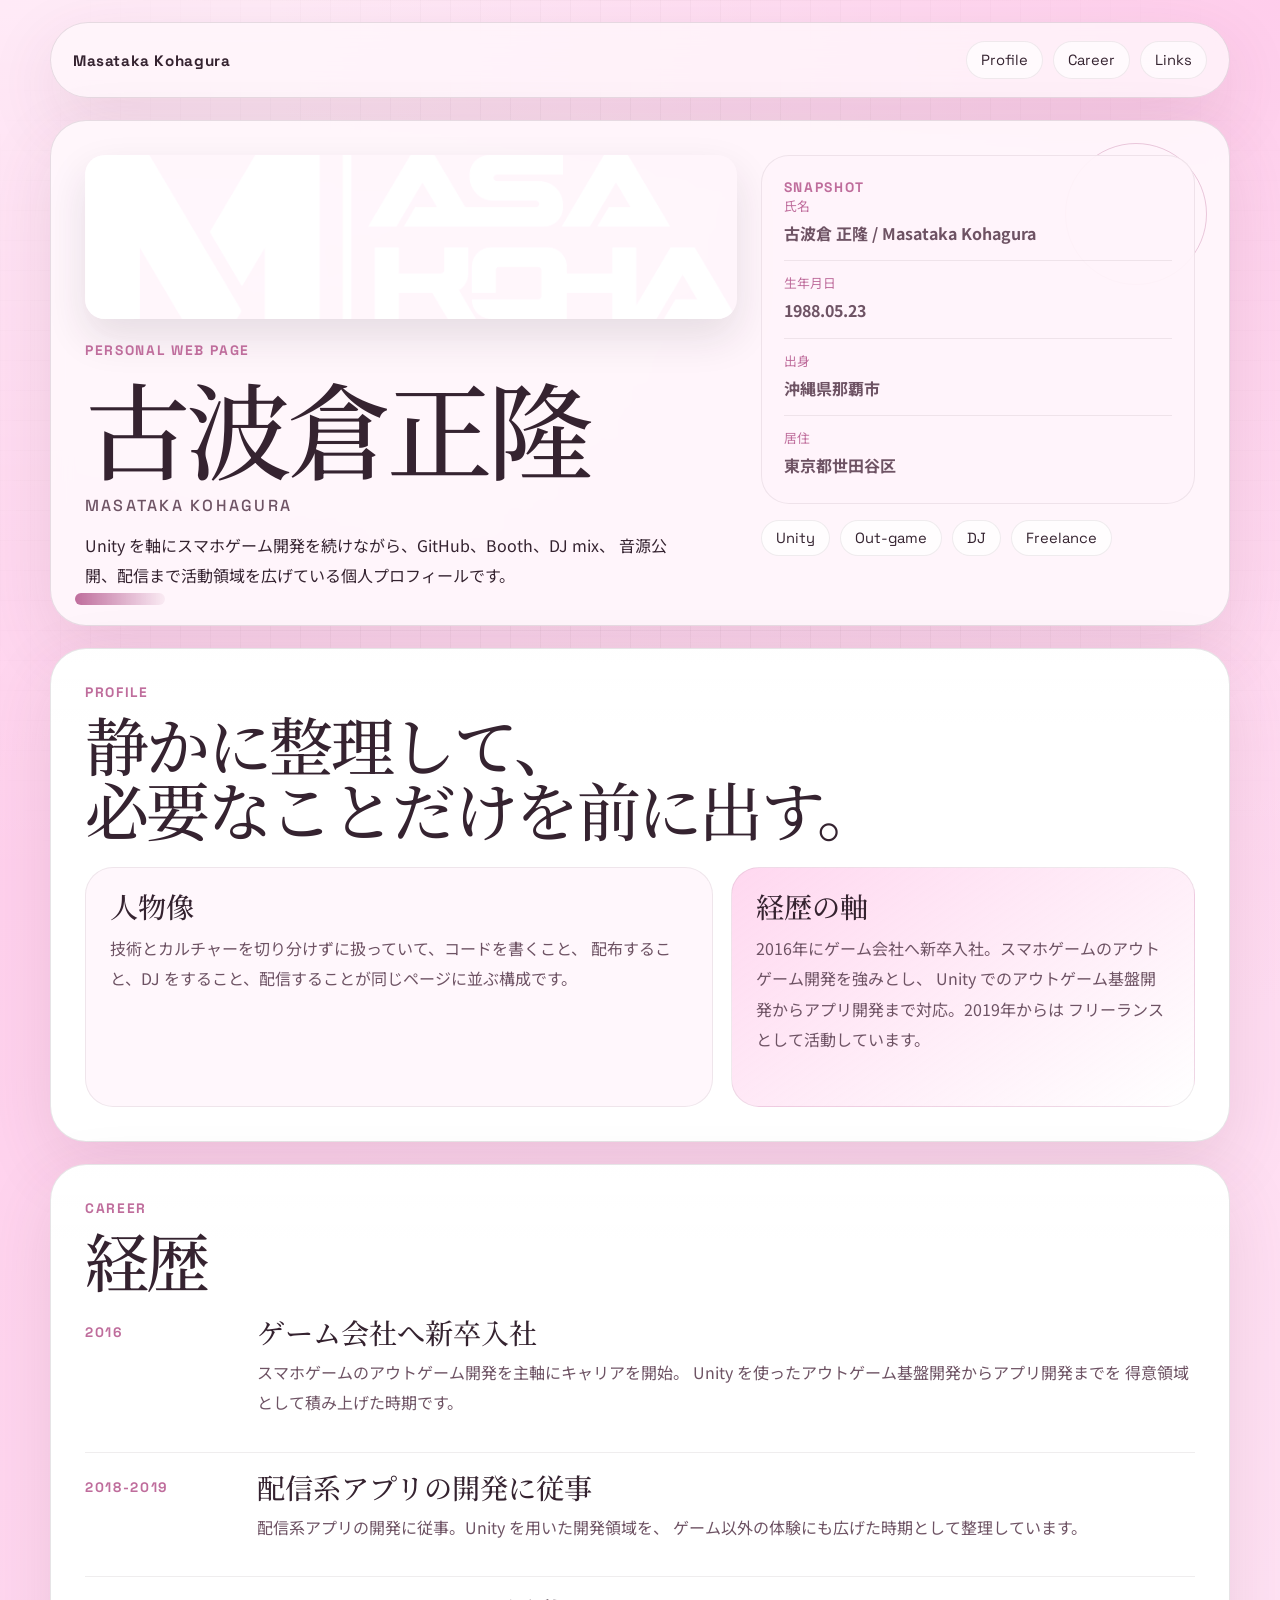
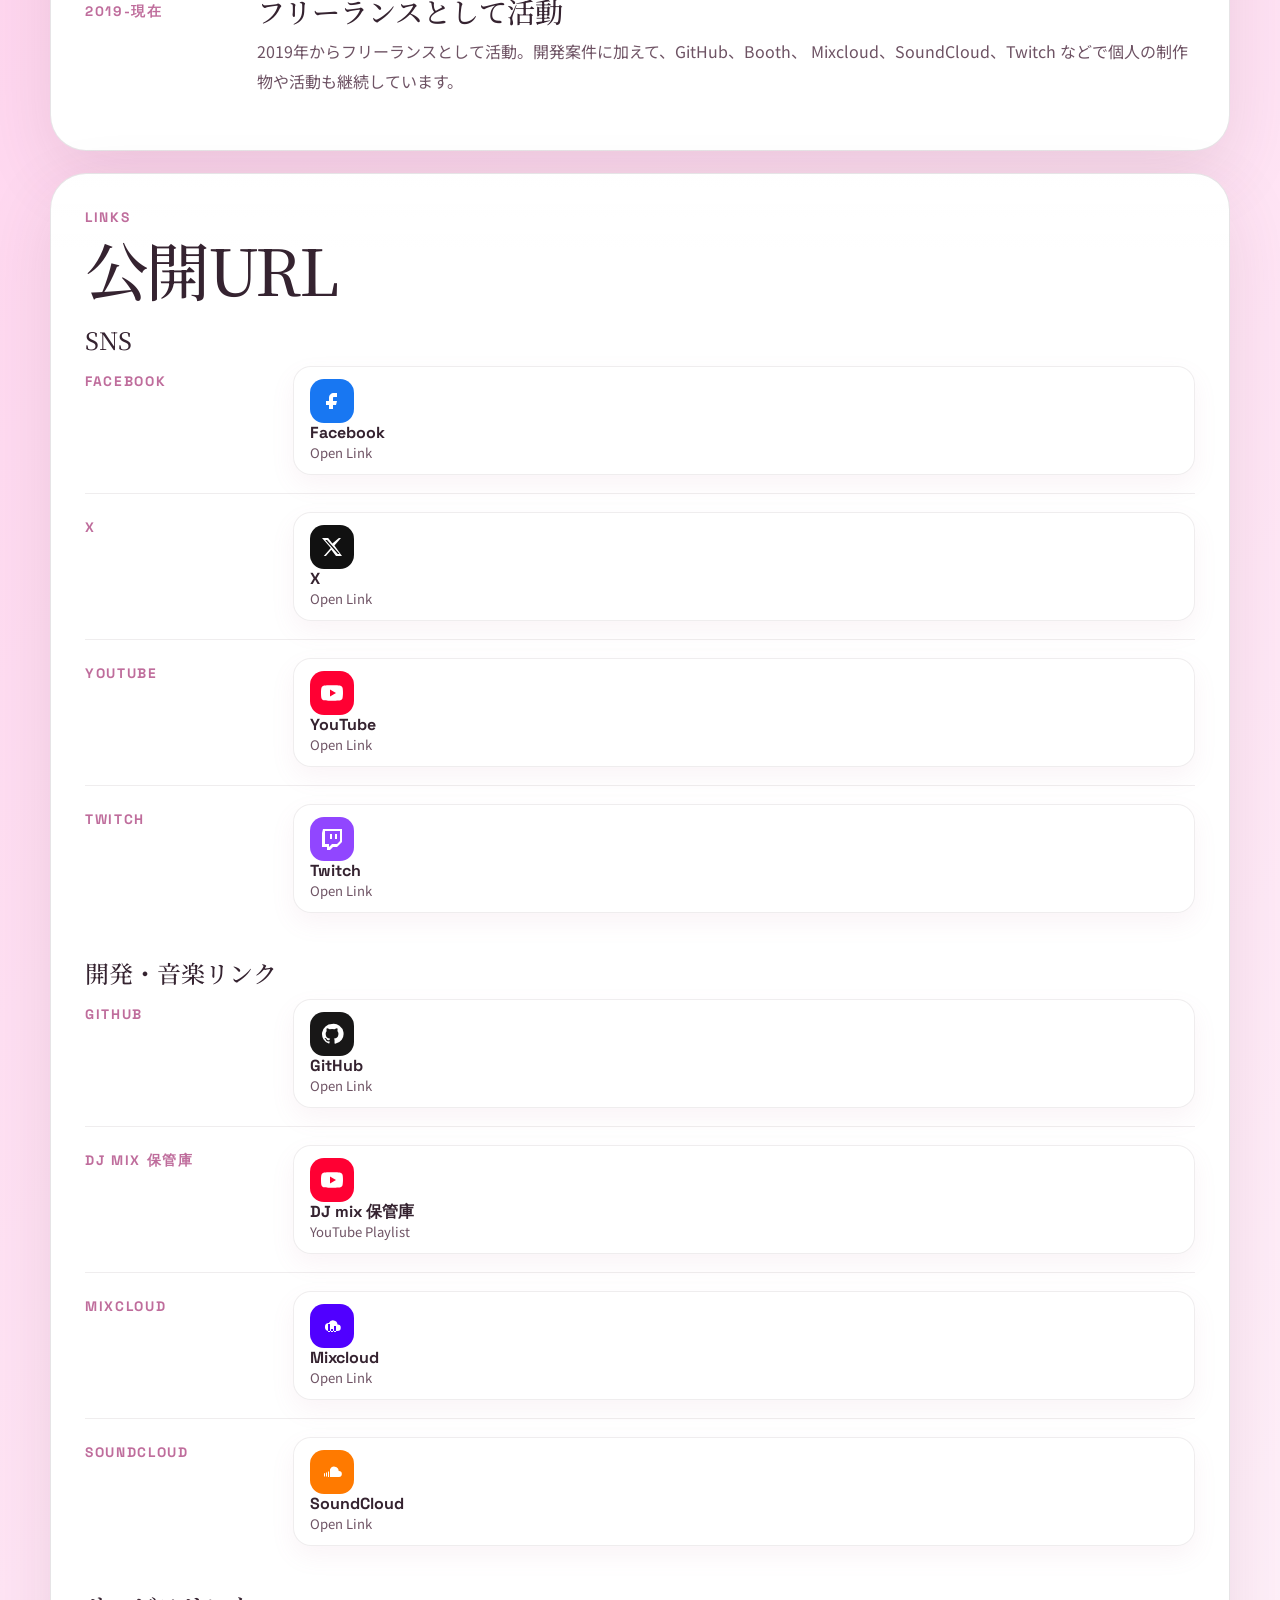
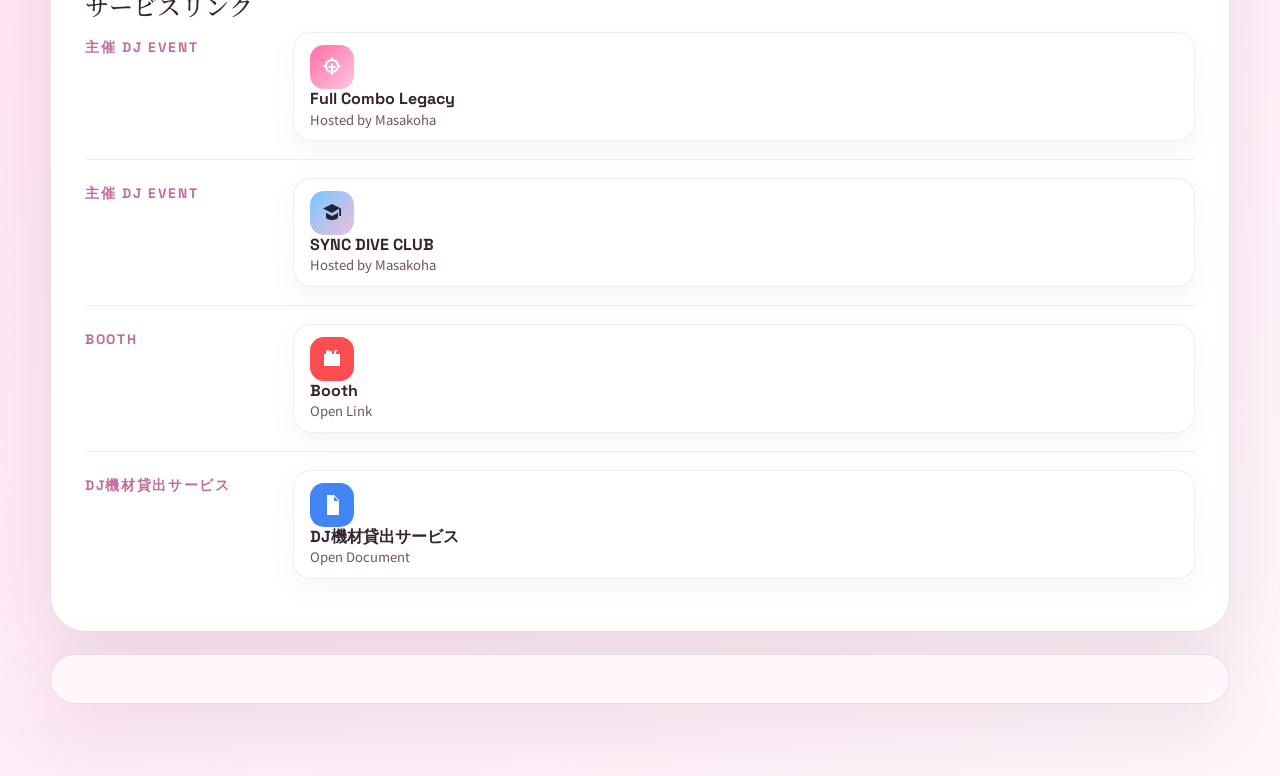
<file: index.html>
<!DOCTYPE html>
<html lang="ja">
  <head>
    <meta charset="UTF-8" />
    <meta name="viewport" content="width=device-width, initial-scale=1.0" />
    <title>古波倉正隆 | Profile & URLs</title>
    <meta
      name="description"
      content="古波倉正隆さんのプロフィール、経歴、公開URLを直接掲載したシングルページです。"
    />
    <link rel="canonical" href="https://www.masakoha.com/" />
    <link rel="icon" type="image/png" href="./assets/masakoha_icon.png" />
    <link rel="preconnect" href="https://fonts.googleapis.com" />
    <link rel="preconnect" href="https://fonts.gstatic.com" crossorigin />
    <link
      href="https://fonts.googleapis.com/css2?family=Space+Grotesk:wght@400;500;700&family=Noto+Serif+JP:wght@400;500;700&family=Noto+Sans+JP:wght@400;500;700&display=swap"
      rel="stylesheet"
    />
    <script>
      document.documentElement.classList.add("js-motion");
    </script>
    <link rel="stylesheet" href="./styles.css" />
  </head>
  <body>
    <div class="page-shell">
      <header class="topbar reveal">
        <a class="brand" href="#top">Masataka Kohagura</a>
        <nav class="topnav" aria-label="Section navigation">
          <a href="#profile">Profile</a>
          <a href="#career">Career</a>
          <a href="#links">Links</a>
        </nav>
      </header>

      <main id="top">
        <section class="hero reveal">
          <div class="hero-copy">
            <div class="hero-logo-wrap">
              <img
                class="hero-logo"
                src="./assets/masakoha_header.png"
                alt="Masakoha header logo"
              />
            </div>
            <p class="eyebrow">Personal Web Page</p>
            <h1>古波倉正隆</h1>
            <p class="hero-subtitle">Masataka Kohagura</p>
            <p class="hero-text">
              Unity を軸にスマホゲーム開発を続けながら、GitHub、Booth、DJ mix、
              音源公開、配信まで活動領域を広げている個人プロフィールです。
            </p>
          </div>

          <div class="hero-aside">
            <article class="snapshot-card">
              <p class="section-tag">Snapshot</p>
              <ul class="snapshot-list">
                <li><span>氏名</span><strong>古波倉 正隆 / Masataka Kohagura</strong></li>
                <li><span>生年月日</span><strong>1988.05.23</strong></li>
                <li><span>出身</span><strong>沖縄県那覇市</strong></li>
                <li><span>居住</span><strong>東京都世田谷区</strong></li>
              </ul>
            </article>
            <div class="chip-row" aria-label="Activity tags">
              <span>Unity</span>
              <span>Out-game</span>
              <span>DJ</span>
              <span>Freelance</span>
            </div>
          </div>
        </section>

        <section id="profile" class="section reveal">
          <div class="section-head">
            <p class="eyebrow">Profile</p>
            <h2>静かに整理して、<br />必要なことだけを前に出す。</h2>
          </div>
          <div class="profile-grid">
            <article class="info-card large">
              <h3>人物像</h3>
              <p>
                技術とカルチャーを切り分けずに扱っていて、コードを書くこと、
                配布すること、DJ をすること、配信することが同じページに並ぶ構成です。
              </p>
            </article>
            <article class="info-card accent">
              <h3>経歴の軸</h3>
              <p>
                2016年にゲーム会社へ新卒入社。スマホゲームのアウトゲーム開発を強みとし、
                Unity でのアウトゲーム基盤開発からアプリ開発まで対応。2019年からは
                フリーランスとして活動しています。
              </p>
            </article>
          </div>
        </section>

        <section id="career" class="section reveal">
          <div class="section-head">
            <p class="eyebrow">Career</p>
            <h2>経歴</h2>
          </div>
          <div class="timeline">
            <article class="timeline-item">
              <p class="timeline-year">2016</p>
              <div class="timeline-body">
                <h3>ゲーム会社へ新卒入社</h3>
                <p>
                  スマホゲームのアウトゲーム開発を主軸にキャリアを開始。
                  Unity を使ったアウトゲーム基盤開発からアプリ開発までを
                  得意領域として積み上げた時期です。
                </p>
              </div>
            </article>
            <article class="timeline-item">
              <p class="timeline-year">2018-2019</p>
              <div class="timeline-body">
                <h3>配信系アプリの開発に従事</h3>
                <p>
                  配信系アプリの開発に従事。Unity を用いた開発領域を、
                  ゲーム以外の体験にも広げた時期として整理しています。
                </p>
              </div>
            </article>
            <article class="timeline-item">
              <p class="timeline-year">2019-現在</p>
              <div class="timeline-body">
                <h3>フリーランスとして活動</h3>
                <p>
                  2019年からフリーランスとして活動。開発案件に加えて、GitHub、Booth、
                  Mixcloud、SoundCloud、Twitch などで個人の制作物や活動も継続しています。
                </p>
              </div>
            </article>
          </div>
        </section>

        <section id="links" class="section reveal">
          <div class="section-head">
            <p class="eyebrow">Links</p>
            <h2>公開URL</h2>
          </div>
          <div class="link-groups">
            <section class="link-group">
              <h3 class="group-title">SNS</h3>
              <div class="directory">
                <article class="directory-row">
                  <p class="directory-label">Facebook</p>
                  <a class="service-button" href="https://www.facebook.com/masataka.kohagura" target="_blank" rel="noreferrer">
                    <span class="service-mark logo-facebook" aria-hidden="true">
                      <svg viewBox="0 0 24 24"><path d="M14 8h3V4h-3c-3 0-5 2-5 5v3H6v4h3v4h4v-4h3l1-4h-4V9c0-.6.4-1 1-1z"/></svg>
                    </span>
                    <span class="service-copy"><strong>Facebook</strong><span>Open Link</span></span>
                  </a>
                </article>
                <article class="directory-row">
                  <p class="directory-label">X</p>
                  <a class="service-button" href="https://twitter.com/m4s4k0h4" target="_blank" rel="noreferrer">
                    <span class="service-mark logo-x" aria-hidden="true">
                      <svg viewBox="0 0 24 24"><path d="M18.9 3H21l-6.55 7.49L22 21h-6l-4.7-6.15L5.9 21H3.8l7-8.01L2 3h6.15l4.24 5.6L18.9 3zm-1.05 16h1.66L7.05 4.9H5.26L17.85 19z"/></svg>
                    </span>
                    <span class="service-copy"><strong>X</strong><span>Open Link</span></span>
                  </a>
                </article>
                <article class="directory-row">
                  <p class="directory-label">YouTube</p>
                  <a class="service-button" href="https://www.youtube.com/@masakoha" target="_blank" rel="noreferrer">
                    <span class="service-mark logo-youtube" aria-hidden="true">
                      <svg viewBox="0 0 24 24"><path d="M23 12s0-3.5-.45-5.2a2.9 2.9 0 0 0-2.05-2.05C18.8 4.3 12 4.3 12 4.3s-6.8 0-8.5.45A2.9 2.9 0 0 0 1.45 6.8C1 8.5 1 12 1 12s0 3.5.45 5.2a2.9 2.9 0 0 0 2.05 2.05c1.7.45 8.5.45 8.5.45s6.8 0 8.5-.45a2.9 2.9 0 0 0 2.05-2.05C23 15.5 23 12 23 12zM10 15.5v-7l6 3.5-6 3.5z"/></svg>
                    </span>
                    <span class="service-copy"><strong>YouTube</strong><span>Open Link</span></span>
                  </a>
                </article>
                <article class="directory-row">
                  <p class="directory-label">Twitch</p>
                  <a class="service-button" href="https://www.twitch.tv/masakoha523" target="_blank" rel="noreferrer">
                    <span class="service-mark logo-twitch" aria-hidden="true">
                      <svg viewBox="0 0 24 24"><path d="M3 2 2 6v14h5v3h3l3-3h4l5-5V2H3zm17 12-3 3h-5l-3 3v-3H5V4h15v10z"/><path d="M15 7h2v5h-2zm-5 0h2v5h-2z"/></svg>
                    </span>
                    <span class="service-copy"><strong>Twitch</strong><span>Open Link</span></span>
                  </a>
                </article>
              </div>
            </section>

            <section class="link-group">
              <h3 class="group-title">開発・音楽リンク</h3>
              <div class="directory">
                <article class="directory-row">
                  <p class="directory-label">GitHub</p>
                  <a class="service-button" href="https://github.com/MasaKoha" target="_blank" rel="noreferrer">
                    <span class="service-mark logo-github" aria-hidden="true">
                      <svg viewBox="0 0 24 24"><path d="M12 2a10 10 0 0 0-3.16 19.49c.5.09.68-.21.68-.48v-1.69c-2.78.6-3.37-1.18-3.37-1.18a2.65 2.65 0 0 0-1.11-1.47c-.91-.63.07-.61.07-.61a2.1 2.1 0 0 1 1.54 1.03 2.15 2.15 0 0 0 2.94.84 2.17 2.17 0 0 1 .64-1.35c-2.22-.26-4.56-1.11-4.56-4.94a3.86 3.86 0 0 1 1.03-2.68 3.59 3.59 0 0 1 .1-2.64s.84-.27 2.75 1.02a9.52 9.52 0 0 1 5 0c1.9-1.29 2.74-1.02 2.74-1.02a3.59 3.59 0 0 1 .1 2.64 3.86 3.86 0 0 1 1.03 2.68c0 3.84-2.35 4.68-4.58 4.93a2.43 2.43 0 0 1 .69 1.89v2.8c0 .27.18.58.69.48A10 10 0 0 0 12 2z"/></svg>
                    </span>
                    <span class="service-copy"><strong>GitHub</strong><span>Open Link</span></span>
                  </a>
                </article>
                <article class="directory-row">
                  <p class="directory-label">DJ mix 保管庫</p>
                  <a
                    class="service-button"
                    href="https://www.youtube.com/playlist?list=PL78D5_0yv4amukF4teaQAIPfXIDjkSBw8"
                    target="_blank"
                    rel="noreferrer"
                  >
                    <span class="service-mark logo-youtube" aria-hidden="true">
                      <svg viewBox="0 0 24 24"><path d="M23 12s0-3.5-.45-5.2a2.9 2.9 0 0 0-2.05-2.05C18.8 4.3 12 4.3 12 4.3s-6.8 0-8.5.45A2.9 2.9 0 0 0 1.45 6.8C1 8.5 1 12 1 12s0 3.5.45 5.2a2.9 2.9 0 0 0 2.05 2.05c1.7.45 8.5.45 8.5.45s6.8 0 8.5-.45a2.9 2.9 0 0 0 2.05-2.05C23 15.5 23 12 23 12zM10 15.5v-7l6 3.5-6 3.5z"/></svg>
                    </span>
                    <span class="service-copy"><strong>DJ mix 保管庫</strong><span>YouTube Playlist</span></span>
                  </a>
                </article>
                <article class="directory-row">
                  <p class="directory-label">Mixcloud</p>
                  <a class="service-button" href="https://www.mixcloud.com/masakoha523/" target="_blank" rel="noreferrer">
                    <span class="service-mark logo-mixcloud" aria-hidden="true">
                      <svg viewBox="0 0 24 24"><path d="M17.5 10.5A4.5 4.5 0 0 0 8.9 9 4 4 0 0 0 9 17h8.5a3.25 3.25 0 0 0 0-6.5zM8 10h2v8H8zm3 5h2v3h-2zm3-3h2v6h-2z"/></svg>
                    </span>
                    <span class="service-copy"><strong>Mixcloud</strong><span>Open Link</span></span>
                  </a>
                </article>
                <article class="directory-row">
                  <p class="directory-label">SoundCloud</p>
                  <a class="service-button" href="https://soundcloud.com/masakoha" target="_blank" rel="noreferrer">
                    <span class="service-mark logo-soundcloud" aria-hidden="true">
                      <svg viewBox="0 0 24 24"><path d="M10 9.5a4.5 4.5 0 0 1 8.7 1.5A3 3 0 1 1 19 17H10V9.5zm-2 2h1V17H8zm-2 1h1v4H6zm-2 .8h1v3.2H4z"/></svg>
                    </span>
                    <span class="service-copy"><strong>SoundCloud</strong><span>Open Link</span></span>
                  </a>
                </article>
              </div>
            </section>

            <section class="link-group">
              <h3 class="group-title">サービスリンク</h3>
              <div class="directory">
                <article class="directory-row">
                  <p class="directory-label">主催 DJ Event</p>
                  <a class="service-button" href="./full-combo-legacy.html">
                    <span class="service-mark logo-event" aria-hidden="true">
                      <svg viewBox="0 0 24 24"><path d="M12 2a1 1 0 0 1 1 1v1.1a7 7 0 0 1 5.9 5.9H20a1 1 0 1 1 0 2h-1.1a7 7 0 0 1-5.9 5.9V19a1 1 0 1 1-2 0v-1.1A7 7 0 0 1 5.1 12H4a1 1 0 1 1 0-2h1.1A7 7 0 0 1 11 4.1V3a1 1 0 0 1 1-1zm0 4a5 5 0 1 0 0 10 5 5 0 0 0 0-10zm0 2.2a1 1 0 0 1 1 1v1.7h1.7a1 1 0 1 1 0 2H13V15a1 1 0 1 1-2 0v-2.1H9.3a1 1 0 1 1 0-2H11V9.2a1 1 0 0 1 1-1z"/></svg>
                    </span>
                    <span class="service-copy"><strong>Full Combo Legacy</strong><span>Hosted by Masakoha</span></span>
                  </a>
                </article>
                <article class="directory-row">
                  <p class="directory-label">主催 DJ Event</p>
                  <a class="service-button" href="./sync-dive-club.html">
                    <span class="service-mark logo-event-alt" aria-hidden="true">
                      <svg viewBox="0 0 24 24"><path d="M12 3 3 7.5 12 12l7.2-4.4V15h1.8V7.5L12 3zm-6 8.7V16c0 1.8 2.7 3 6 3s6-1.2 6-3v-4.3L12 15l-6-3.3z"/></svg>
                    </span>
                    <span class="service-copy"><strong>SYNC DIVE CLUB</strong><span>Hosted by Masakoha</span></span>
                  </a>
                </article>
                <article class="directory-row">
                  <p class="directory-label">Booth</p>
                  <a class="service-button" href="https://masakoha.booth.pm/" target="_blank" rel="noreferrer">
                    <span class="service-mark logo-booth" aria-hidden="true">
                      <svg viewBox="0 0 24 24"><path d="M6 7V5a2 2 0 0 1 4 0v2h4V5a2 2 0 0 1 4 0v2h2v12H4V7h2zm2 0h4V5a1 1 0 0 0-2 0v2zm6 0h4V5a1 1 0 0 0-2 0v2z"/></svg>
                    </span>
                    <span class="service-copy"><strong>Booth</strong><span>Open Link</span></span>
                  </a>
                </article>
                <article class="directory-row">
                  <p class="directory-label">DJ機材貸出サービス</p>
                  <a
                    class="service-button"
                    href="https://docs.google.com/document/d/1VRAwmV4dAuh36Fnl9NR8fek6LypxKzTwxIHubT-qUs0/edit?usp=sharing"
                    target="_blank"
                    rel="noreferrer"
                  >
                    <span class="service-mark logo-docs" aria-hidden="true">
                      <svg viewBox="0 0 24 24"><path d="M7 2h7l5 5v15H7V2zm7 1.5V8h4.5L14 3.5zM9 11h8v1.5H9zm0 3h8v1.5H9zm0 3h6v1.5H9z"/></svg>
                    </span>
                    <span class="service-copy"><strong>DJ機材貸出サービス</strong><span>Open Document</span></span>
                  </a>
                </article>
              </div>
            </section>
          </div>
        </section>
      </main>

      <footer class="footer reveal"></footer>
    </div>

    <script src="./script.js"></script>
  </body>
</html>
</file>
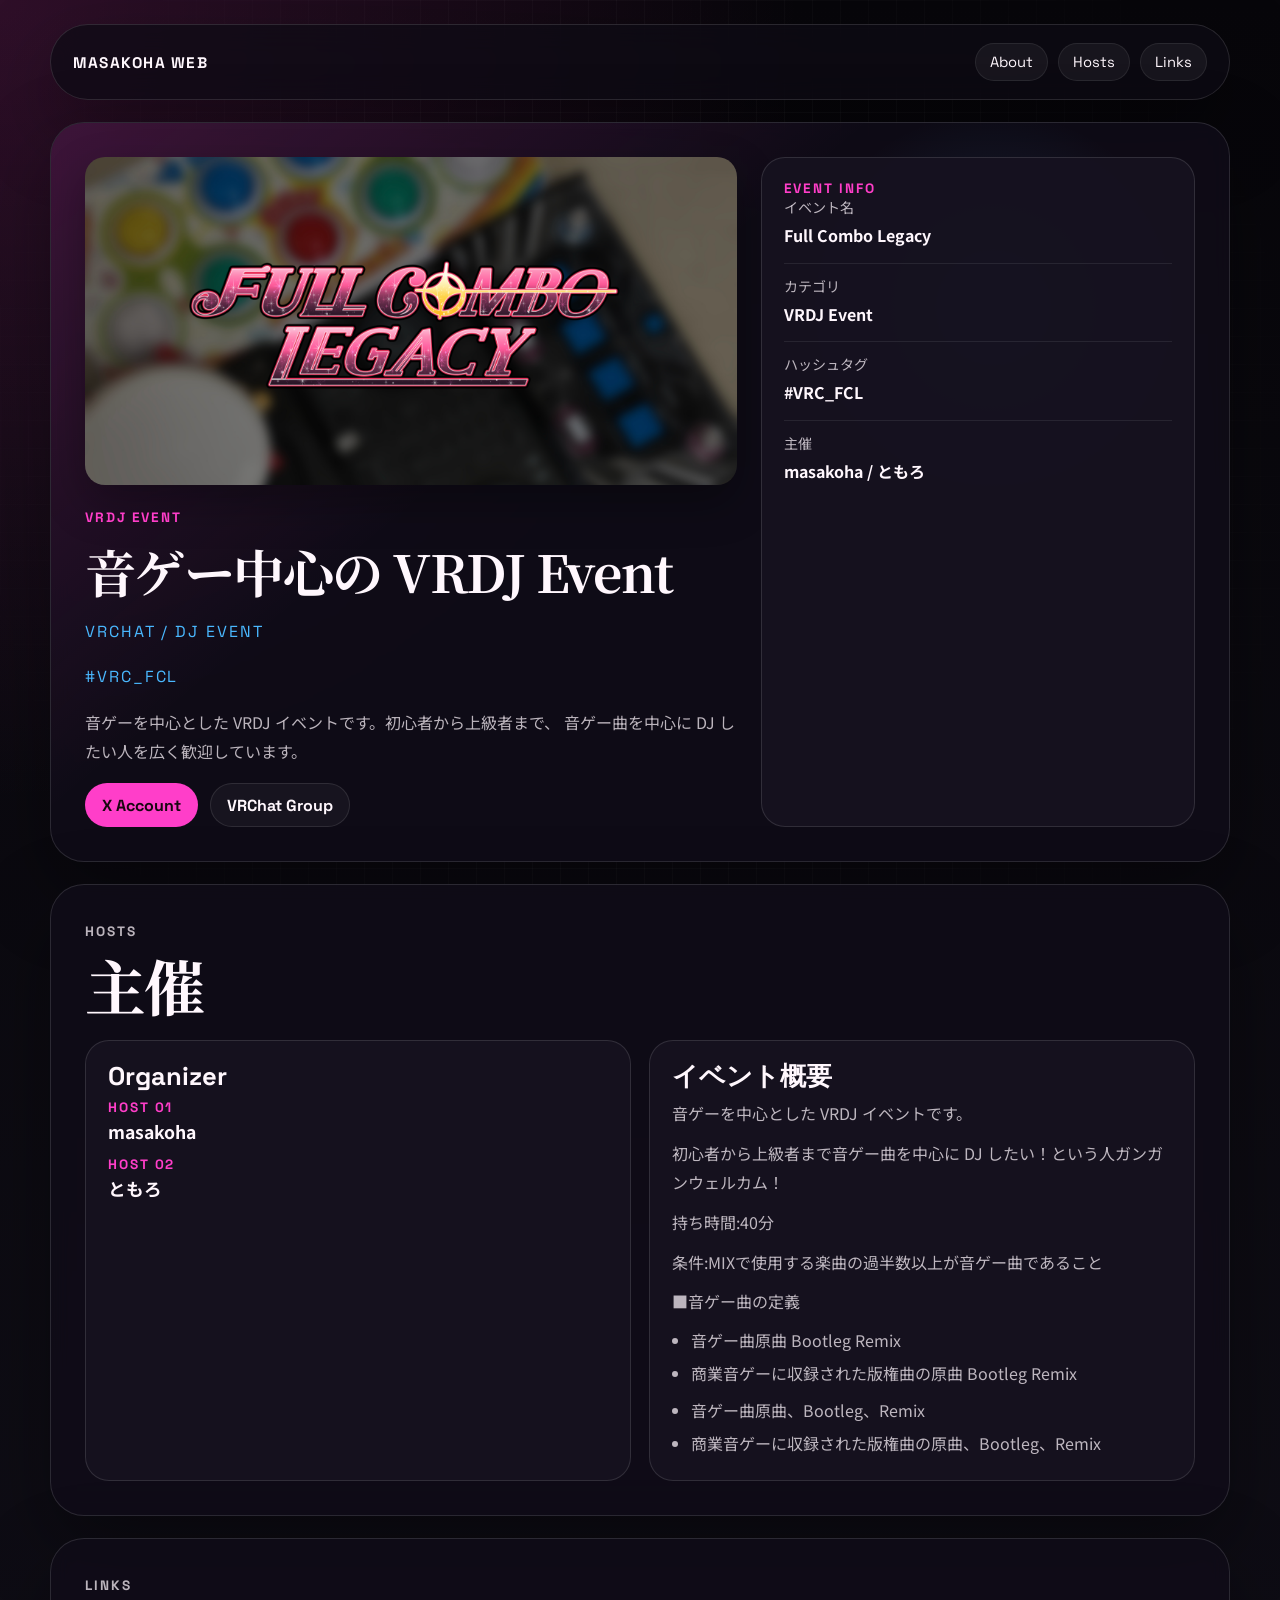
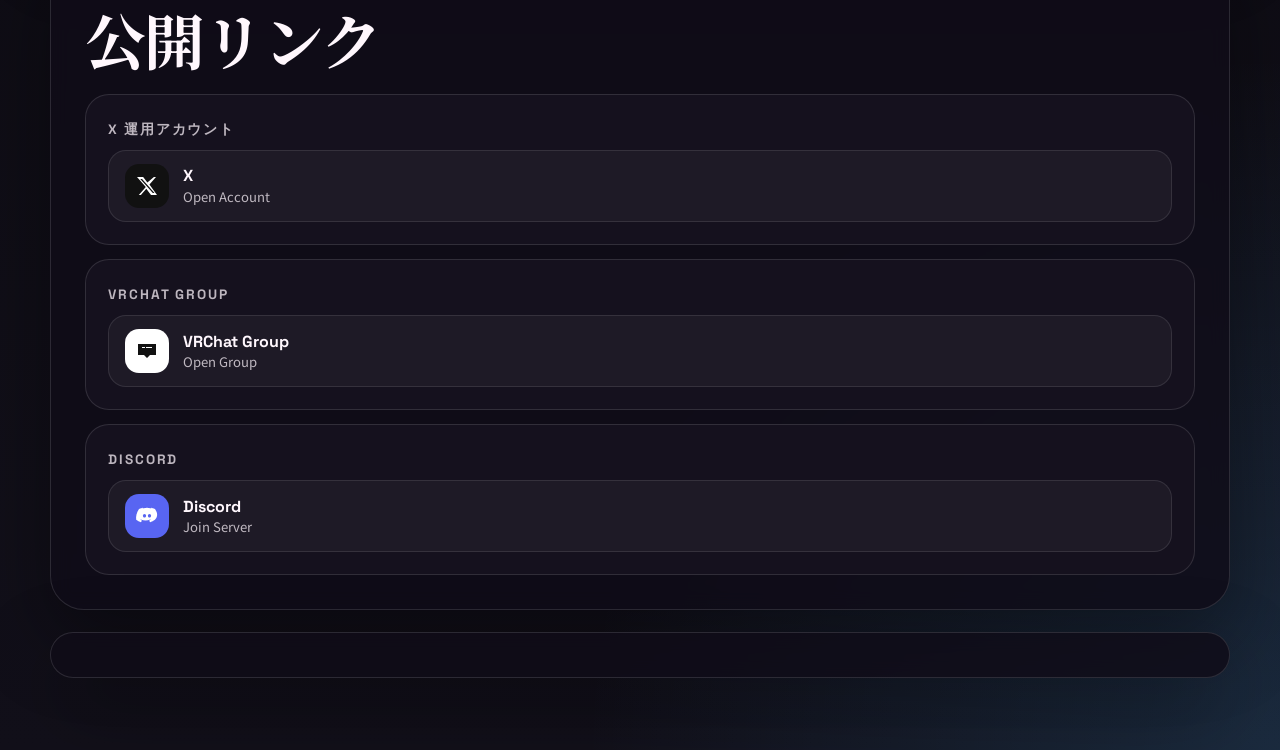
<file: full-combo-legacy.html>
<!DOCTYPE html>
<html lang="ja">
  <head>
    <meta charset="UTF-8" />
    <meta name="viewport" content="width=device-width, initial-scale=1.0" />
    <title>VRDJ Event | Full Combo Legacy</title>
    <meta
      name="description"
      content="VRDJ Event / Full Combo Legacy の紹介ページ。X運用アカウント、VRChat Group、主催情報を掲載しています。"
    />
    <link
      rel="canonical"
      href="https://www.masakoha.com/full-combo-legacy.html"
    />
    <link rel="icon" type="image/png" href="./assets/masakoha_icon.png" />
    <link rel="preconnect" href="https://fonts.googleapis.com" />
    <link rel="preconnect" href="https://fonts.gstatic.com" crossorigin />
    <link
      href="https://fonts.googleapis.com/css2?family=Space+Grotesk:wght@400;500;700&family=Noto+Serif+JP:wght@500;700&family=Noto+Sans+JP:wght@400;500;700&display=swap"
      rel="stylesheet"
    />
    <script>
      document.documentElement.classList.add("js-motion");
    </script>
    <link rel="stylesheet" href="./events.css" />
  </head>
  <body>
    <div class="page-shell">
      <header class="topbar reveal">
        <a class="brand" href="./index.html">Masakoha Web</a>
        <nav class="topnav" aria-label="Page navigation">
          <a href="#about">About</a>
          <a href="#hosts">Hosts</a>
          <a href="#links">Links</a>
        </nav>
      </header>

      <main>
        <section class="hero reveal" id="about">
          <div class="hero-copy">
            <div class="hero-banner-wrap">
              <img
                class="hero-banner"
                src="./assets/full_combo_legacy_header.png"
                alt="Full Combo Legacy header image"
              />
            </div>
            <p class="eyebrow">VRDJ Event</p>
            <p class="hero-heading">音ゲー中心の VRDJ Event</p>
            <p class="hero-subtitle">VRChat / DJ Event</p>
            <p class="hero-subtitle">#VRC_FCL</p>
            <p class="hero-text">
              音ゲーを中心とした VRDJ イベントです。初心者から上級者まで、
              音ゲー曲を中心に DJ したい人を広く歓迎しています。
            </p>
            <div class="hero-actions">
              <a class="action-link primary" href="https://x.com/full_combo_leg" target="_blank" rel="noreferrer">
                X Account
              </a>
              <a
                class="action-link"
                href="https://vrchat.com/home/group/grp_78d74400-0587-4258-ba05-3bafa2296bab"
                target="_blank"
                rel="noreferrer"
              >
                VRChat Group
              </a>
            </div>
          </div>

          <aside class="hero-side">
            <article class="meta-card">
              <p class="meta-label">Event Info</p>
              <div class="meta-grid">
                <div class="meta-item">
                  <span>イベント名</span>
                  <strong>Full Combo Legacy</strong>
                </div>
                <div class="meta-item">
                  <span>カテゴリ</span>
                  <strong>VRDJ Event</strong>
                </div>
                <div class="meta-item">
                  <span>ハッシュタグ</span>
                  <strong>#VRC_FCL</strong>
                </div>
                <div class="meta-item">
                  <span>主催</span>
                  <strong>masakoha / ともろ</strong>
                </div>
              </div>
            </article>
          </aside>
        </section>

        <section class="section reveal" id="hosts">
          <div class="section-head">
            <p class="eyebrow">Hosts</p>
            <h2>主催</h2>
          </div>
          <div class="two-column">
            <article class="host-card">
              <h3>Organizer</h3>
              <ul class="host-list">
                <li>
                  <span class="list-label">Host 01</span>
                  <strong>masakoha</strong>
                </li>
                <li>
                  <span class="list-label">Host 02</span>
                  <strong>ともろ</strong>
                </li>
              </ul>
            </article>
            <article class="info-card">
              <h3>イベント概要</h3>
              <div class="copy-stack">
                <p>音ゲーを中心とした VRDJ イベントです。</p>
                <p>初心者から上級者まで音ゲー曲を中心に DJ したい！という人ガンガンウェルカム！</p>
                <p>持ち時間:40分</p>
                <p>条件:MIXで使用する楽曲の過半数以上が音ゲー曲であること</p>
                <p>■音ゲー曲の定義</p>
                <ul class="copy-list">
                  <li>音ゲー曲原曲 Bootleg Remix</li>
                  <li>商業音ゲーに収録された版権曲の原曲 Bootleg Remix</li>
                </ul>
                <ul class="copy-list">
                  <li>音ゲー曲原曲、Bootleg、Remix</li>
                  <li>商業音ゲーに収録された版権曲の原曲、Bootleg、Remix</li>
                </ul>
              </div>
            </article>
          </div>
        </section>

        <section class="section reveal" id="links">
          <div class="section-head">
            <p class="eyebrow">Links</p>
            <h2>公開リンク</h2>
          </div>
            <div class="link-list">
              <article class="link-card">
                <p class="link-label">X 運用アカウント</p>
                <a class="service-button dark-button" href="https://x.com/full_combo_leg" target="_blank" rel="noreferrer">
                  <span class="service-mark logo-x" aria-hidden="true">
                    <svg viewBox="0 0 24 24"><path d="M18.9 3H21l-6.55 7.49L22 21h-6l-4.7-6.15L5.9 21H3.8l7-8.01L2 3h6.15l4.24 5.6L18.9 3zm-1.05 16h1.66L7.05 4.9H5.26L17.85 19z"/></svg>
                  </span>
                  <span class="service-copy"><strong>X</strong><span>Open Account</span></span>
                </a>
              </article>
              <article class="link-card">
                <p class="link-label">VRChat Group</p>
                <a
                  class="service-button dark-button"
                  href="https://vrchat.com/home/group/grp_78d74400-0587-4258-ba05-3bafa2296bab"
                  target="_blank"
                  rel="noreferrer"
                >
                  <span class="service-mark logo-vrchat" aria-hidden="true">
                    <svg viewBox="0 0 24 24"><path d="M3 5h18v11h-6l-3 3-3-3H3V5zm4 4h3V8H7zm4 0h6V8h-6z"/></svg>
                  </span>
                  <span class="service-copy"><strong>VRChat Group</strong><span>Open Group</span></span>
                </a>
              </article>
              <article class="link-card">
                <p class="link-label">Discord</p>
                <a class="service-button dark-button" href="https://discord.gg/qN9Nvzt9Uy" target="_blank" rel="noreferrer">
                  <span class="service-mark logo-discord" aria-hidden="true">
                    <svg viewBox="0 0 24 24"><path d="M20 5a16 16 0 0 0-4-1.25l-.2.4a13.8 13.8 0 0 1 3.3 1.2 11.8 11.8 0 0 0-3.8-1.15 14 14 0 0 0-6.6 0A11.8 11.8 0 0 0 4.9 5.35a13.8 13.8 0 0 1 3.3-1.2L8 3.75A16 16 0 0 0 4 5c-2.5 3.7-3.2 7.3-2.8 10.8A16.2 16.2 0 0 0 6 18.2l1-1.6a10.4 10.4 0 0 1-1.6-.8l.4-.3c3.1 1.45 6.5 1.45 9.5 0l.4.3a10.4 10.4 0 0 1-1.6.8l1 1.6a16.2 16.2 0 0 0 4.8-2.4C23.3 12.3 22.5 8.7 20 5zM9.5 13.5c-.9 0-1.6-.8-1.6-1.8s.7-1.8 1.6-1.8c.9 0 1.6.8 1.6 1.8s-.7 1.8-1.6 1.8zm5 0c-.9 0-1.6-.8-1.6-1.8s.7-1.8 1.6-1.8c.9 0 1.6.8 1.6 1.8s-.7 1.8-1.6 1.8z"/></svg>
                  </span>
                  <span class="service-copy"><strong>Discord</strong><span>Join Server</span></span>
                </a>
              </article>
            </div>
        </section>
      </main>

      <footer class="footer reveal"></footer>
    </div>

    <script src="./script.js"></script>
  </body>
</html>
</file>
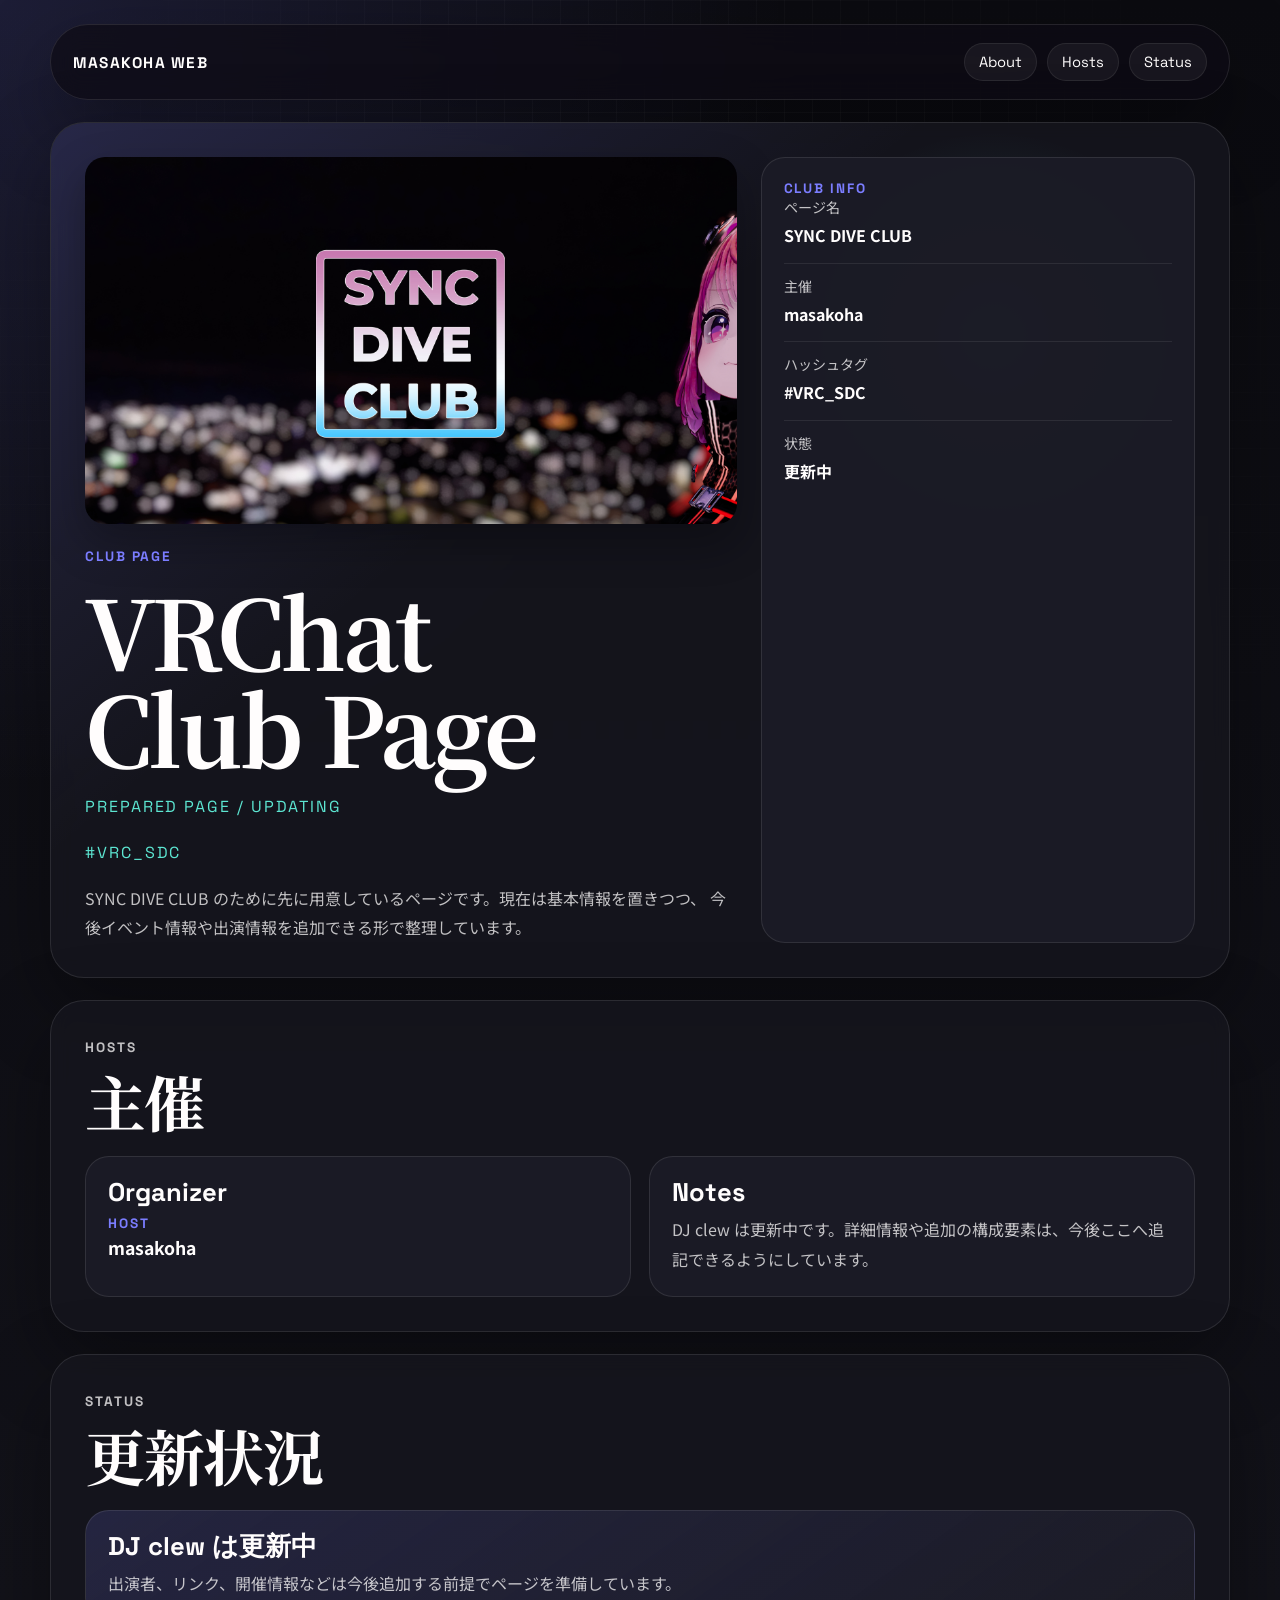
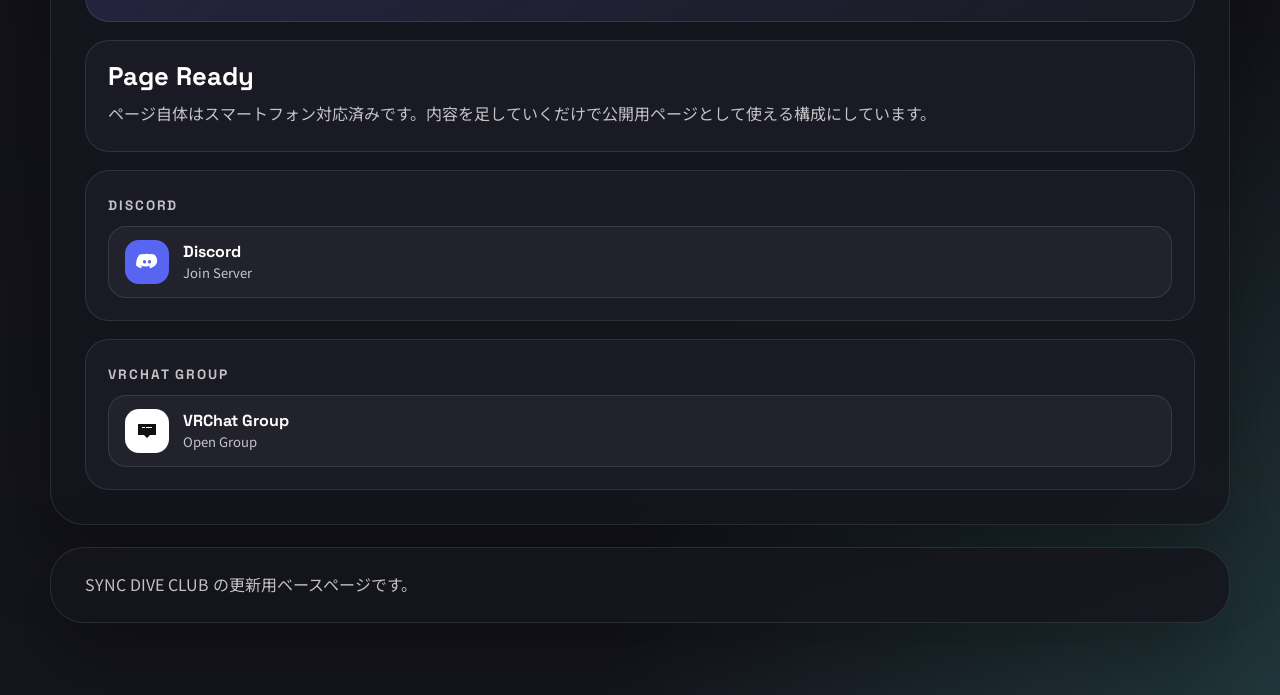
<file: sync-dive-club.html>
<!DOCTYPE html>
<html lang="ja">
  <head>
    <meta charset="UTF-8" />
    <meta name="viewport" content="width=device-width, initial-scale=1.0" />
    <title>SYNC DIVE CLUB</title>
    <meta
      name="description"
      content="SYNC DIVE CLUB のページ。主催情報と更新中の案内を掲載しています。"
    />
    <link
      rel="canonical"
      href="https://www.masakoha.com/sync-dive-club.html"
    />
    <link rel="icon" type="image/png" href="./assets/masakoha_icon.png" />
    <link rel="preconnect" href="https://fonts.googleapis.com" />
    <link rel="preconnect" href="https://fonts.gstatic.com" crossorigin />
    <link
      href="https://fonts.googleapis.com/css2?family=Space+Grotesk:wght@400;500;700&family=Noto+Serif+JP:wght@500;700&family=Noto+Sans+JP:wght@400;500;700&display=swap"
      rel="stylesheet"
    />
    <script>
      document.documentElement.classList.add("js-motion");
    </script>
    <link rel="stylesheet" href="./events.css" />
  </head>
  <body class="sync-theme">
    <div class="page-shell">
      <header class="topbar reveal">
        <a class="brand" href="./index.html">Masakoha Web</a>
        <nav class="topnav" aria-label="Page navigation">
          <a href="#about">About</a>
          <a href="#hosts">Hosts</a>
          <a href="#status">Status</a>
        </nav>
      </header>

      <main>
        <section class="hero reveal" id="about">
          <div class="hero-copy">
            <div class="hero-banner-wrap">
              <img
                class="hero-banner"
                src="./assets/sdc-header.jpg"
                alt="SYNC DIVE CLUB header image"
              />
            </div>
            <p class="eyebrow">Club Page</p>
            <h1>VRChat<br />Club Page</h1>
            <p class="hero-subtitle">Prepared Page / Updating</p>
            <p class="hero-subtitle">#VRC_SDC</p>
            <p class="hero-text">
              SYNC DIVE CLUB のために先に用意しているページです。現在は基本情報を置きつつ、
              今後イベント情報や出演情報を追加できる形で整理しています。
            </p>
          </div>

          <aside class="hero-side">
            <article class="meta-card">
              <p class="meta-label">Club Info</p>
              <div class="meta-grid">
                <div class="meta-item">
                  <span>ページ名</span>
                  <strong>SYNC DIVE CLUB</strong>
                </div>
                <div class="meta-item">
                  <span>主催</span>
                  <strong>masakoha</strong>
                </div>
                <div class="meta-item">
                  <span>ハッシュタグ</span>
                  <strong>#VRC_SDC</strong>
                </div>
                <div class="meta-item">
                  <span>状態</span>
                  <strong>更新中</strong>
                </div>
              </div>
            </article>
          </aside>
        </section>

        <section class="section reveal" id="hosts">
          <div class="section-head">
            <p class="eyebrow">Hosts</p>
            <h2>主催</h2>
          </div>
          <div class="two-column">
            <article class="host-card">
              <h3>Organizer</h3>
              <ul class="host-list">
                <li>
                  <span class="list-label">Host</span>
                  <strong>masakoha</strong>
                </li>
              </ul>
            </article>
            <article class="info-card">
              <h3>Notes</h3>
              <p>
                DJ clew は更新中です。詳細情報や追加の構成要素は、今後ここへ追記できるようにしています。
              </p>
            </article>
          </div>
        </section>

        <section class="section reveal" id="status">
          <div class="section-head">
            <p class="eyebrow">Status</p>
            <h2>更新状況</h2>
          </div>
          <div class="sync-stack">
            <article class="placeholder-card">
              <h3>DJ clew は更新中</h3>
              <p class="placeholder-text">
                出演者、リンク、開催情報などは今後追加する前提でページを準備しています。
              </p>
            </article>
            <article class="info-card">
              <h3>Page Ready</h3>
              <p>
                ページ自体はスマートフォン対応済みです。内容を足していくだけで公開用ページとして使える構成にしています。
              </p>
            </article>
            <article class="link-card">
              <p class="link-label">Discord</p>
              <a class="service-button dark-button" href="https://discord.gg/qN9Nvzt9Uy" target="_blank" rel="noreferrer">
                <span class="service-mark logo-discord" aria-hidden="true">
                  <svg viewBox="0 0 24 24"><path d="M20 5a16 16 0 0 0-4-1.25l-.2.4a13.8 13.8 0 0 1 3.3 1.2 11.8 11.8 0 0 0-3.8-1.15 14 14 0 0 0-6.6 0A11.8 11.8 0 0 0 4.9 5.35a13.8 13.8 0 0 1 3.3-1.2L8 3.75A16 16 0 0 0 4 5c-2.5 3.7-3.2 7.3-2.8 10.8A16.2 16.2 0 0 0 6 18.2l1-1.6a10.4 10.4 0 0 1-1.6-.8l.4-.3c3.1 1.45 6.5 1.45 9.5 0l.4.3a10.4 10.4 0 0 1-1.6.8l1 1.6a16.2 16.2 0 0 0 4.8-2.4C23.3 12.3 22.5 8.7 20 5zM9.5 13.5c-.9 0-1.6-.8-1.6-1.8s.7-1.8 1.6-1.8c.9 0 1.6.8 1.6 1.8s-.7 1.8-1.6 1.8zm5 0c-.9 0-1.6-.8-1.6-1.8s.7-1.8 1.6-1.8c.9 0 1.6.8 1.6 1.8s-.7 1.8-1.6 1.8z"/></svg>
                </span>
                <span class="service-copy"><strong>Discord</strong><span>Join Server</span></span>
              </a>
            </article>
            <article class="link-card">
              <p class="link-label">VRChat Group</p>
              <a
                class="service-button dark-button"
                href="https://vrchat.com/home/group/grp_1457e2e7-ddb9-40dc-aba4-fcbd972cda0f"
                target="_blank"
                rel="noreferrer"
              >
                <span class="service-mark logo-vrchat" aria-hidden="true">
                  <svg viewBox="0 0 24 24"><path d="M3 5h18v11h-6l-3 3-3-3H3V5zm4 4h3V8H7zm4 0h6V8h-6z"/></svg>
                </span>
                <span class="service-copy"><strong>VRChat Group</strong><span>Open Group</span></span>
              </a>
            </article>
          </div>
        </section>
      </main>

      <footer class="footer reveal">
        <p>SYNC DIVE CLUB の更新用ベースページです。</p>
      </footer>
    </div>

    <script src="./script.js"></script>
  </body>
</html>
</file>
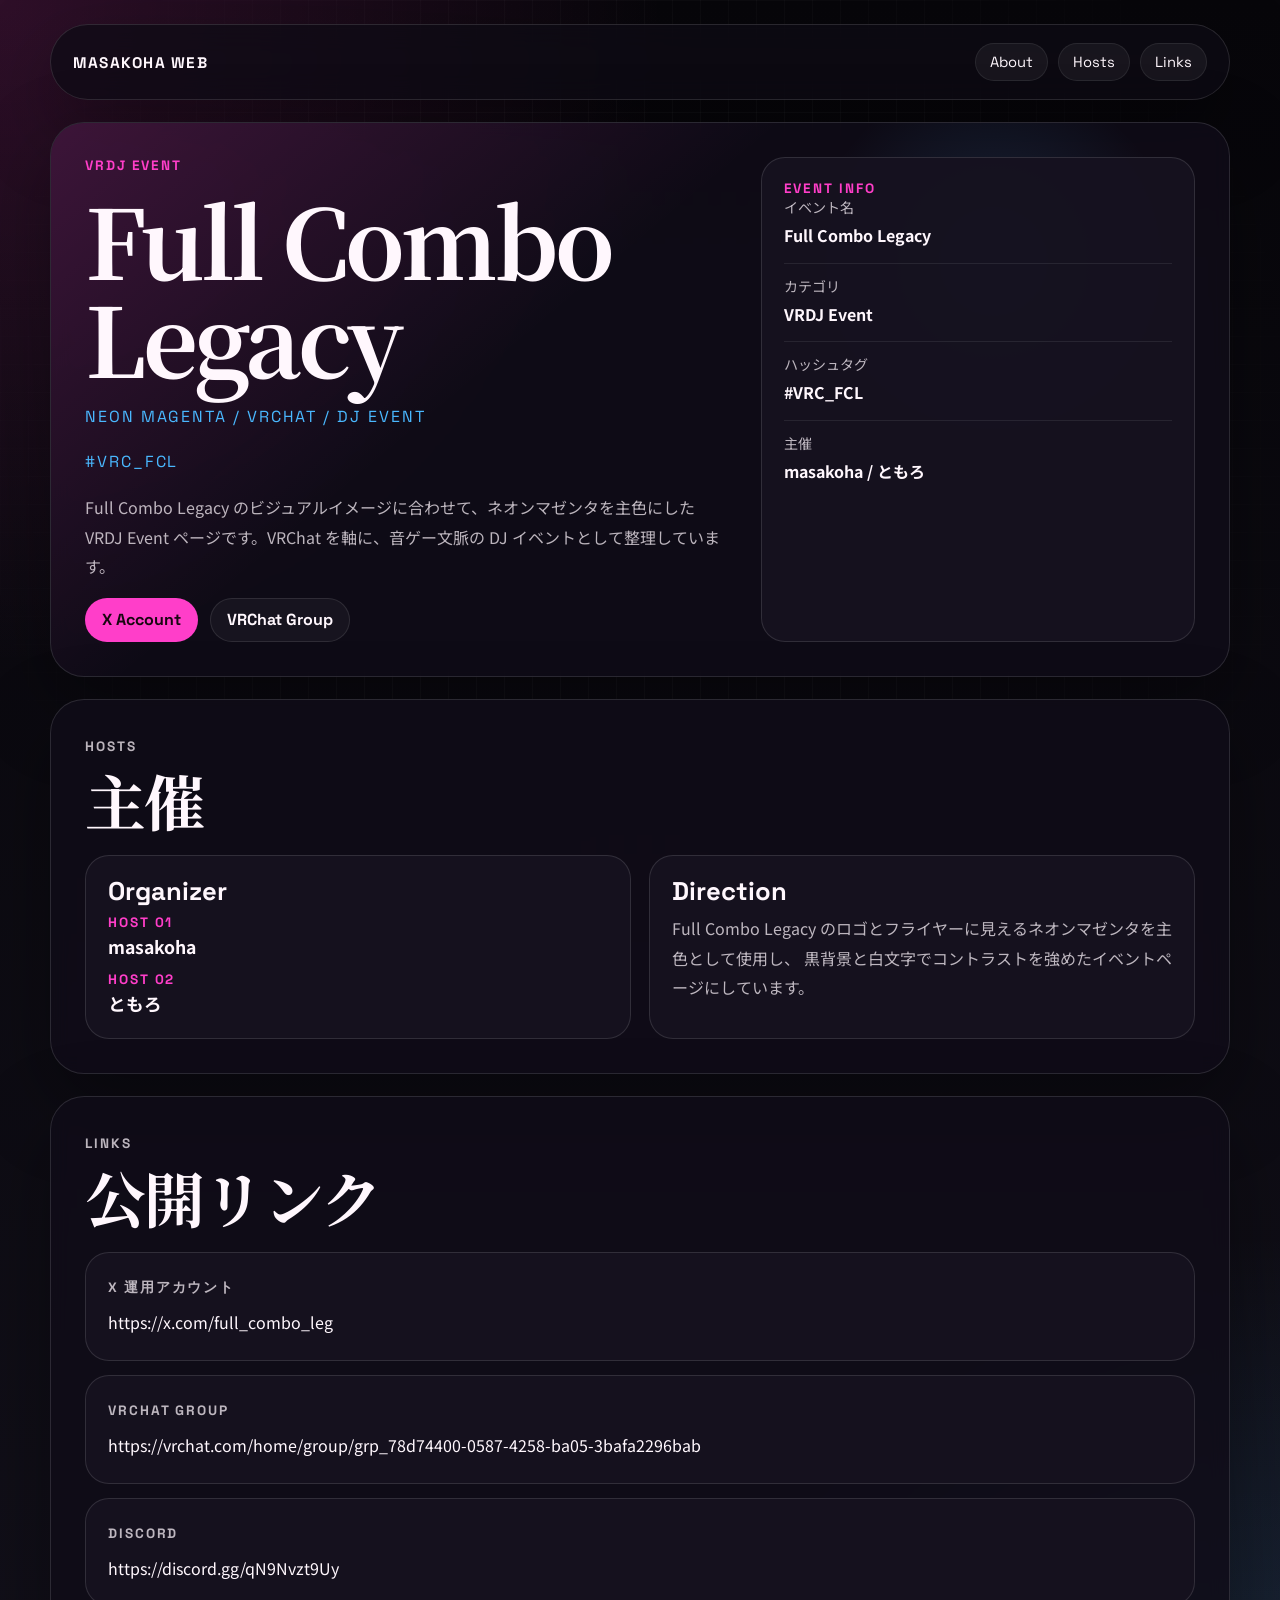
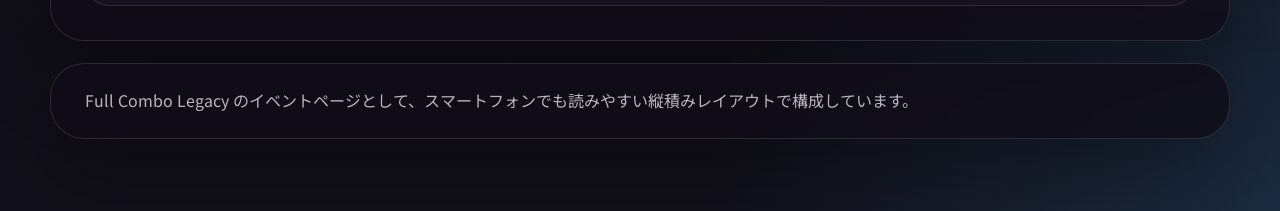
<file: vrdj-event.html>
<!DOCTYPE html>
<html lang="ja">
  <head>
    <meta charset="UTF-8" />
    <meta name="viewport" content="width=device-width, initial-scale=1.0" />
    <title>VRDJ Event | Full Combo Legacy</title>
    <meta
      name="description"
      content="VRDJ Event / Full Combo Legacy の紹介ページ。X運用アカウント、VRChat Group、主催情報を掲載しています。"
    />
    <link rel="preconnect" href="https://fonts.googleapis.com" />
    <link rel="preconnect" href="https://fonts.gstatic.com" crossorigin />
    <link
      href="https://fonts.googleapis.com/css2?family=Space+Grotesk:wght@400;500;700&family=Noto+Serif+JP:wght@500;700&family=Noto+Sans+JP:wght@400;500;700&display=swap"
      rel="stylesheet"
    />
    <script>
      document.documentElement.classList.add("js-motion");
    </script>
    <link rel="stylesheet" href="./events.css" />
  </head>
  <body>
    <div class="page-shell">
      <header class="topbar reveal">
        <a class="brand" href="./index.html">Masakoha Web</a>
        <nav class="topnav" aria-label="Page navigation">
          <a href="#about">About</a>
          <a href="#hosts">Hosts</a>
          <a href="#links">Links</a>
        </nav>
      </header>

      <main>
        <section class="hero reveal" id="about">
          <div class="hero-copy">
            <p class="eyebrow">VRDJ Event</p>
            <h1>Full Combo<br />Legacy</h1>
            <p class="hero-subtitle">Neon Magenta / VRChat / DJ Event</p>
            <p class="hero-subtitle">#VRC_FCL</p>
            <p class="hero-text">
              Full Combo Legacy のビジュアルイメージに合わせて、ネオンマゼンタを主色にした
              VRDJ Event ページです。VRChat を軸に、音ゲー文脈の DJ イベントとして整理しています。
            </p>
            <div class="hero-actions">
              <a class="action-link primary" href="https://x.com/full_combo_leg" target="_blank" rel="noreferrer">
                X Account
              </a>
              <a
                class="action-link"
                href="https://vrchat.com/home/group/grp_78d74400-0587-4258-ba05-3bafa2296bab"
                target="_blank"
                rel="noreferrer"
              >
                VRChat Group
              </a>
            </div>
          </div>

          <aside class="hero-side">
            <article class="meta-card">
              <p class="meta-label">Event Info</p>
              <div class="meta-grid">
                <div class="meta-item">
                  <span>イベント名</span>
                  <strong>Full Combo Legacy</strong>
                </div>
                <div class="meta-item">
                  <span>カテゴリ</span>
                  <strong>VRDJ Event</strong>
                </div>
                <div class="meta-item">
                  <span>ハッシュタグ</span>
                  <strong>#VRC_FCL</strong>
                </div>
                <div class="meta-item">
                  <span>主催</span>
                  <strong>masakoha / ともろ</strong>
                </div>
              </div>
            </article>
          </aside>
        </section>

        <section class="section reveal" id="hosts">
          <div class="section-head">
            <p class="eyebrow">Hosts</p>
            <h2>主催</h2>
          </div>
          <div class="two-column">
            <article class="host-card">
              <h3>Organizer</h3>
              <ul class="host-list">
                <li>
                  <span class="list-label">Host 01</span>
                  <strong>masakoha</strong>
                </li>
                <li>
                  <span class="list-label">Host 02</span>
                  <strong>ともろ</strong>
                </li>
              </ul>
            </article>
            <article class="info-card">
              <h3>Direction</h3>
              <p>
                Full Combo Legacy のロゴとフライヤーに見えるネオンマゼンタを主色として使用し、
                黒背景と白文字でコントラストを強めたイベントページにしています。
              </p>
            </article>
          </div>
        </section>

        <section class="section reveal" id="links">
          <div class="section-head">
            <p class="eyebrow">Links</p>
            <h2>公開リンク</h2>
          </div>
          <div class="link-list">
            <article class="link-card">
              <p class="link-label">X 運用アカウント</p>
              <a href="https://x.com/full_combo_leg" target="_blank" rel="noreferrer">
                https://x.com/full_combo_leg
              </a>
            </article>
            <article class="link-card">
              <p class="link-label">VRChat Group</p>
              <a
                href="https://vrchat.com/home/group/grp_78d74400-0587-4258-ba05-3bafa2296bab"
                target="_blank"
                rel="noreferrer"
              >
                https://vrchat.com/home/group/grp_78d74400-0587-4258-ba05-3bafa2296bab
              </a>
            </article>
            <article class="link-card">
              <p class="link-label">Discord</p>
              <a href="https://discord.gg/qN9Nvzt9Uy" target="_blank" rel="noreferrer">
                https://discord.gg/qN9Nvzt9Uy
              </a>
            </article>
          </div>
        </section>
      </main>

      <footer class="footer reveal">
        <p>Full Combo Legacy のイベントページとして、スマートフォンでも読みやすい縦積みレイアウトで構成しています。</p>
      </footer>
    </div>

    <script src="./script.js"></script>
  </body>
</html>
</file>
<file: styles.css>
:root {
  --bg: #ffc9ea;
  --bg-soft: #fff7fc;
  --paper: rgba(255, 248, 252, 0.92);
  --paper-strong: #ffffff;
  --ink: #352330;
  --muted: #6e5364;
  --line: rgba(53, 35, 48, 0.12);
  --accent: #ffc9ea;
  --accent-strong: #bf6d9c;
  --shadow: 0 24px 70px rgba(96, 49, 78, 0.12);
  --radius-xl: 36px;
  --radius-lg: 28px;
  --radius-md: 20px;
}

* {
  box-sizing: border-box;
}

html {
  scroll-behavior: smooth;
}

body {
  margin: 0;
  min-height: 100vh;
  font-family: "Noto Sans JP", sans-serif;
  color: var(--ink);
  background:
    radial-gradient(circle at top right, rgba(255, 201, 234, 0.9), transparent 24%),
    linear-gradient(180deg, rgba(255, 255, 255, 0.62), transparent 22%),
    linear-gradient(135deg, var(--bg), var(--bg-soft));
}

body::before {
  content: "";
  position: fixed;
  inset: 0;
  background:
    linear-gradient(rgba(53, 35, 48, 0.035) 1px, transparent 1px),
    linear-gradient(90deg, rgba(53, 35, 48, 0.035) 1px, transparent 1px);
  background-size: 30px 30px;
  mask-image: radial-gradient(circle at center, black 44%, transparent 94%);
  pointer-events: none;
}

a {
  color: inherit;
}

.page-shell {
  width: min(1180px, calc(100% - 32px));
  margin: 0 auto;
  padding: 22px 0 72px;
}

.js-motion .reveal {
  opacity: 0;
  transform: translateY(28px);
  transition:
    opacity 700ms ease,
    transform 700ms ease;
}

.js-motion .reveal.is-visible {
  opacity: 1;
  transform: translateY(0);
}

.topbar,
.hero,
.section,
.footer {
  border: 1px solid var(--line);
  box-shadow: var(--shadow);
}

.topbar {
  display: flex;
  align-items: center;
  justify-content: space-between;
  gap: 16px;
  padding: 18px 22px;
  border-radius: 999px;
  background: rgba(255, 247, 252, 0.76);
  backdrop-filter: blur(16px);
}

.brand,
.topnav a,
.eyebrow,
.section-tag,
.timeline-year,
.directory-label {
  font-family: "Space Grotesk", sans-serif;
}

.brand {
  font-size: 0.95rem;
  font-weight: 700;
  text-decoration: none;
  letter-spacing: 0.04em;
}

.topnav {
  display: flex;
  flex-wrap: wrap;
  gap: 10px;
}

.topnav a {
  display: inline-flex;
  align-items: center;
  min-height: 38px;
  padding: 8px 14px;
  border: 1px solid rgba(53, 35, 48, 0.08);
  border-radius: 999px;
  background: rgba(255, 255, 255, 0.66);
  text-decoration: none;
  font-size: 0.92rem;
}

main {
  margin-top: 22px;
  display: grid;
  gap: 22px;
}

.hero,
.section,
.footer {
  position: relative;
  overflow: hidden;
  padding: 34px;
  border-radius: var(--radius-xl);
  background: var(--paper);
  backdrop-filter: blur(10px);
}

.hero {
  display: grid;
  grid-template-columns: minmax(0, 1.2fr) minmax(300px, 0.8fr);
  gap: 24px;
}

.hero::before {
  content: "";
  position: absolute;
  top: 22px;
  right: 22px;
  width: 140px;
  height: 140px;
  border: 1px solid rgba(191, 109, 156, 0.34);
  border-radius: 50%;
}

.hero::after {
  content: "";
  position: absolute;
  bottom: 20px;
  left: 24px;
  width: 90px;
  height: 12px;
  border-radius: 999px;
  background: linear-gradient(90deg, var(--accent-strong), rgba(191, 109, 156, 0.08));
}

.hero-copy,
.hero-aside {
  position: relative;
  z-index: 1;
}

.hero-copy {
  display: grid;
  gap: 14px;
  align-content: center;
}

.hero-logo-wrap {
  margin-bottom: 8px;
}

.hero-logo {
  display: block;
  width: min(100%, 680px);
  height: auto;
  border-radius: 20px;
  box-shadow: 0 18px 40px rgba(53, 35, 48, 0.12);
}

.eyebrow,
.section-tag,
.timeline-year,
.directory-label {
  margin: 0;
  font-size: 0.86rem;
  font-weight: 700;
  letter-spacing: 0.12em;
  text-transform: uppercase;
  color: var(--accent-strong);
}

h1,
h2,
h3 {
  margin: 0;
  line-height: 1.02;
}

h1,
h2 {
  font-family: "Noto Serif JP", serif;
  font-weight: 500;
}

h3 {
  font-family: "Noto Serif JP", serif;
  font-weight: 500;
}

h1 {
  font-size: clamp(3.3rem, 10vw, 6.6rem);
  letter-spacing: -0.05em;
}

h2 {
  font-size: clamp(2rem, 5.5vw, 4rem);
  letter-spacing: -0.04em;
}

h3 {
  font-size: clamp(1.3rem, 2.2vw, 1.9rem);
}

.hero-subtitle {
  margin: 0;
  font-family: "Space Grotesk", sans-serif;
  font-size: 1rem;
  font-weight: 500;
  letter-spacing: 0.14em;
  text-transform: uppercase;
  color: var(--muted);
}

.hero-text,
.snapshot-list strong,
.info-card p,
.timeline-body p,
.directory-row a,
.footer p {
  margin: 0;
  line-height: 1.9;
  color: var(--muted);
}

.hero-text {
  max-width: 38rem;
  color: var(--ink);
}

.hero-aside {
  display: grid;
  gap: 16px;
  align-content: start;
}

.snapshot-card {
  padding: 22px;
  border-radius: var(--radius-lg);
  background: rgba(255, 245, 251, 0.92);
  border: 1px solid rgba(53, 35, 48, 0.08);
}

.snapshot-list {
  margin: 0;
  padding: 0;
  list-style: none;
  display: grid;
  gap: 12px;
}

.snapshot-list li {
  display: grid;
  gap: 3px;
  padding-top: 12px;
  border-top: 1px solid rgba(53, 35, 48, 0.08);
}

.snapshot-list li:first-child {
  padding-top: 0;
  border-top: 0;
}

.snapshot-list span {
  font-size: 0.8rem;
  color: var(--accent-strong);
}

.chip-row {
  display: flex;
  flex-wrap: wrap;
  gap: 10px;
}

.chip-row span {
  display: inline-flex;
  align-items: center;
  min-height: 36px;
  padding: 8px 14px;
  border-radius: 999px;
  border: 1px solid rgba(53, 35, 48, 0.08);
  background: rgba(255, 255, 255, 0.74);
  font-family: "Space Grotesk", sans-serif;
  font-size: 0.92rem;
}

.section {
  background:
    linear-gradient(180deg, rgba(255, 255, 255, 0.34), transparent 90px),
    var(--paper-strong);
}

.section-head {
  display: grid;
  gap: 10px;
  margin-bottom: 26px;
}

.profile-grid {
  display: grid;
  grid-template-columns: minmax(0, 1.15fr) minmax(0, 0.85fr);
  gap: 18px;
}

.info-card {
  padding: 24px;
  border-radius: var(--radius-lg);
  border: 1px solid rgba(53, 35, 48, 0.08);
  background: rgba(255, 247, 252, 0.92);
}

.info-card h3 {
  margin-bottom: 12px;
}

.info-card.large {
  min-height: 240px;
}

.info-card.accent {
  background:
    linear-gradient(145deg, rgba(255, 201, 234, 0.72), rgba(255, 255, 255, 0.98));
}

.timeline {
  display: grid;
  gap: 14px;
}

.timeline-item {
  display: grid;
  grid-template-columns: 148px minmax(0, 1fr);
  gap: 24px;
  align-items: start;
  padding: 20px 0;
  border-top: 1px solid rgba(53, 35, 48, 0.08);
}

.timeline-item:first-child {
  padding-top: 0;
  border-top: 0;
}

.timeline-year {
  padding-top: 5px;
}

.timeline-body h3 {
  margin-bottom: 10px;
}

.directory {
  display: grid;
}

.link-groups {
  display: grid;
  gap: 30px;
}

.link-group {
  display: grid;
  gap: 14px;
}

.group-title {
  font-size: clamp(1.15rem, 2vw, 1.5rem);
}

.directory-row {
  display: grid;
  grid-template-columns: 190px minmax(0, 1fr);
  gap: 18px;
  align-items: start;
  padding: 18px 0;
  border-top: 1px solid rgba(53, 35, 48, 0.08);
}

.directory-row:first-child {
  padding-top: 0;
  border-top: 0;
}

.directory-label {
  padding-top: 6px;
}

.directory-row a {
  display: block;
  text-decoration: none;
  color: var(--ink);
}

.service-button {
  display: inline-flex;
  align-items: center;
  gap: 14px;
  width: 100%;
  min-height: 72px;
  padding: 12px 16px;
  border-radius: 18px;
  border: 1px solid rgba(53, 35, 48, 0.08);
  background: rgba(255, 255, 255, 0.82);
  box-shadow: 0 10px 24px rgba(191, 109, 156, 0.08);
  transition:
    transform 180ms ease,
    border-color 180ms ease,
    background-color 180ms ease;
}

.service-button:hover {
  transform: translateY(-2px);
  border-color: rgba(191, 109, 156, 0.24);
  background: rgba(255, 255, 255, 0.96);
}

.service-mark {
  display: grid;
  place-items: center;
  width: 44px;
  height: 44px;
  border-radius: 14px;
  background: #fff;
  color: var(--ink);
  flex: 0 0 auto;
}

.service-mark svg {
  width: 24px;
  height: 24px;
  fill: currentColor;
}

.service-copy {
  display: grid;
  gap: 2px;
  min-width: 0;
}

.service-copy strong,
.service-copy span {
  display: block;
}

.service-copy strong {
  font-family: "Space Grotesk", sans-serif;
  font-size: 1rem;
  line-height: 1.2;
  color: var(--ink);
}

.service-copy span {
  font-size: 0.82rem;
  line-height: 1.35;
  color: var(--muted);
}

.logo-facebook {
  background: #1877f2;
  color: #fff;
}

.logo-x {
  background: #111;
  color: #fff;
}

.logo-youtube {
  background: #ff0033;
  color: #fff;
}

.logo-twitch {
  background: #9146ff;
  color: #fff;
}

.logo-github {
  background: #181717;
  color: #fff;
}

.logo-mixcloud {
  background: #5000ff;
  color: #fff;
}

.logo-soundcloud {
  background: #ff7a00;
  color: #fff;
}

.logo-booth {
  background: #fc4d50;
  color: #fff;
}

.logo-docs {
  background: #4285f4;
  color: #fff;
}

.logo-event {
  background: linear-gradient(135deg, #ff6ea8, #ffc6df);
  color: #fff;
}

.logo-event-alt {
  background: linear-gradient(135deg, #74c7ff, #f2bfdc);
  color: #1e2336;
}

.footer {
  margin-top: 22px;
  padding-top: 24px;
  padding-bottom: 24px;
}

@media (max-width: 980px) {
  .page-shell {
    width: min(100% - 20px, 1180px);
    padding-top: 18px;
  }

  .hero,
  .profile-grid,
  .timeline-item,
  .directory-row {
    grid-template-columns: 1fr;
  }

  .timeline-item,
  .directory-row {
    gap: 8px;
  }

  .timeline-year,
  .directory-label {
    padding-top: 0;
  }
}

@media (max-width: 720px) {
  .topbar {
    flex-direction: column;
    align-items: stretch;
    border-radius: 28px;
  }

  .topnav {
    justify-content: space-between;
  }

  .topnav a {
    flex: 1 1 calc(33.333% - 8px);
    justify-content: center;
  }

  .hero,
  .section,
  .footer {
    padding: 24px 20px;
    border-radius: 26px;
  }

  .hero-logo {
    width: 100%;
    border-radius: 16px;
  }

  h1 {
    font-size: clamp(2.8rem, 20vw, 4.6rem);
  }

  h2 {
    font-size: clamp(1.8rem, 10vw, 2.8rem);
  }

  .hero::before {
    width: 96px;
    height: 96px;
    top: 16px;
    right: 16px;
  }

  .chip-row span {
    flex: 1 1 calc(50% - 10px);
    justify-content: center;
  }

  .directory-row a {
    font-size: inherit;
  }
}
</file>
<file: events.css>
:root {
  --bg: #07060a;
  --bg-soft: #12101a;
  --surface: rgba(16, 13, 24, 0.84);
  --surface-strong: rgba(22, 18, 32, 0.96);
  --ink: #fff7fd;
  --muted: rgba(255, 247, 253, 0.72);
  --line: rgba(255, 255, 255, 0.12);
  --accent: #ff3ec9;
  --accent-soft: rgba(255, 62, 201, 0.16);
  --accent-second: #4ab8ff;
  --shadow: 0 30px 80px rgba(0, 0, 0, 0.35);
  --radius-xl: 34px;
  --radius-lg: 24px;
  --radius-md: 16px;
}

body.sync-theme {
  --bg: #0b0b10;
  --bg-soft: #15151d;
  --surface: rgba(22, 22, 30, 0.86);
  --surface-strong: rgba(28, 28, 38, 0.96);
  --ink: #fffdfd;
  --muted: rgba(255, 253, 253, 0.74);
  --line: rgba(255, 255, 255, 0.1);
  --accent: #7b7dff;
  --accent-soft: rgba(123, 125, 255, 0.16);
  --accent-second: #5de6d2;
}

* {
  box-sizing: border-box;
}

html {
  scroll-behavior: smooth;
}

body {
  margin: 0;
  min-height: 100vh;
  font-family: "Noto Sans JP", sans-serif;
  color: var(--ink);
  background:
    radial-gradient(circle at top left, var(--accent-soft), transparent 30%),
    radial-gradient(circle at bottom right, color-mix(in srgb, var(--accent-second) 16%, transparent), transparent 26%),
    linear-gradient(180deg, var(--bg), var(--bg-soft));
}

body::before {
  content: "";
  position: fixed;
  inset: 0;
  background:
    linear-gradient(rgba(255, 255, 255, 0.03) 1px, transparent 1px),
    linear-gradient(90deg, rgba(255, 255, 255, 0.03) 1px, transparent 1px);
  background-size: 28px 28px;
  mask-image: radial-gradient(circle at center, black 48%, transparent 92%);
  pointer-events: none;
}

a {
  color: inherit;
}

.page-shell {
  width: min(1180px, calc(100% - 32px));
  margin: 0 auto;
  padding: 24px 0 72px;
}

.js-motion .reveal {
  opacity: 0;
  transform: translateY(28px);
  transition:
    opacity 700ms ease,
    transform 700ms ease;
}

.js-motion .reveal.is-visible {
  opacity: 1;
  transform: translateY(0);
}

.topbar,
.hero,
.section,
.footer {
  border: 1px solid var(--line);
  box-shadow: var(--shadow);
}

.topbar {
  display: flex;
  align-items: center;
  justify-content: space-between;
  gap: 16px;
  padding: 18px 22px;
  border-radius: 999px;
  background: rgba(14, 12, 21, 0.74);
  backdrop-filter: blur(14px);
}

.brand,
.topnav a,
.eyebrow,
.meta-label,
.link-label,
.list-label {
  font-family: "Space Grotesk", sans-serif;
}

.brand {
  text-decoration: none;
  font-size: 0.96rem;
  font-weight: 700;
  letter-spacing: 0.08em;
  text-transform: uppercase;
}

.topnav {
  display: flex;
  flex-wrap: wrap;
  gap: 10px;
}

.topnav a {
  display: inline-flex;
  align-items: center;
  min-height: 38px;
  padding: 8px 14px;
  border-radius: 999px;
  border: 1px solid rgba(255, 255, 255, 0.08);
  background: rgba(255, 255, 255, 0.05);
  text-decoration: none;
  font-size: 0.92rem;
}

main {
  margin-top: 22px;
  display: grid;
  gap: 22px;
}

.hero,
.section,
.footer {
  position: relative;
  overflow: hidden;
  padding: 34px;
  border-radius: var(--radius-xl);
  background: var(--surface);
  backdrop-filter: blur(10px);
}

.hero {
  display: grid;
  grid-template-columns: minmax(0, 1.2fr) minmax(300px, 0.8fr);
  gap: 24px;
}

.hero::before {
  content: "";
  position: absolute;
  inset: 0;
  background:
    linear-gradient(140deg, color-mix(in srgb, var(--accent) 18%, transparent), transparent 40%),
    radial-gradient(circle at 80% 25%, color-mix(in srgb, var(--accent-second) 16%, transparent), transparent 18%);
  pointer-events: none;
}

.hero-copy,
.hero-side {
  position: relative;
  z-index: 1;
}

.hero-copy {
  display: grid;
  gap: 16px;
  align-content: center;
}

.hero-banner-wrap {
  margin-bottom: 8px;
}

.hero-banner {
  display: block;
  width: min(100%, 720px);
  height: auto;
  border-radius: 20px;
  box-shadow: 0 18px 44px rgba(0, 0, 0, 0.3);
}

.eyebrow,
.meta-label,
.link-label,
.list-label {
  margin: 0;
  color: var(--accent);
  font-size: 0.85rem;
  font-weight: 700;
  letter-spacing: 0.14em;
  text-transform: uppercase;
}

h1,
h2,
h3 {
  margin: 0;
  line-height: 1.02;
}

h1,
h2 {
  font-family: "Noto Serif JP", serif;
  font-weight: 700;
}

h3 {
  font-family: "Space Grotesk", sans-serif;
  font-weight: 700;
}

h1 {
  font-size: clamp(3rem, 9vw, 6rem);
  letter-spacing: -0.04em;
}

h2 {
  font-size: clamp(2rem, 4.8vw, 3.8rem);
  letter-spacing: -0.03em;
}

h3 {
  font-size: clamp(1.2rem, 2vw, 1.6rem);
}

.hero-subtitle,
.hero-heading,
.hero-text,
.meta-card strong,
.section p,
.link-card a,
.footer p,
.placeholder-text {
  margin: 0;
  line-height: 1.85;
}

.hero-heading {
  margin: 0;
  font-family: "Noto Serif JP", serif;
  font-size: clamp(1.8rem, 5vw, 3.2rem);
  font-weight: 700;
  line-height: 1.15;
  letter-spacing: -0.03em;
  color: var(--ink);
}

.hero-subtitle {
  font-family: "Space Grotesk", sans-serif;
  font-size: 1rem;
  color: var(--accent-second);
  letter-spacing: 0.12em;
  text-transform: uppercase;
}

.hero-text,
.section p,
.footer p,
.placeholder-text {
  color: var(--muted);
}

.copy-stack {
  display: grid;
  gap: 10px;
}

.copy-list {
  margin: 0;
  padding-left: 1.2rem;
  color: var(--muted);
  display: grid;
  gap: 6px;
  line-height: 1.7;
}

.hero-side {
  display: grid;
  gap: 16px;
}

.meta-card,
.info-card,
.link-card,
.placeholder-card,
.host-card {
  padding: 22px;
  border-radius: var(--radius-lg);
  border: 1px solid var(--line);
  background: var(--surface-strong);
}

.meta-grid {
  display: grid;
  gap: 12px;
}

.meta-item {
  display: grid;
  gap: 4px;
  padding-top: 12px;
  border-top: 1px solid rgba(255, 255, 255, 0.08);
}

.meta-item:first-child {
  padding-top: 0;
  border-top: 0;
}

.meta-item span {
  color: var(--muted);
  font-size: 0.88rem;
}

.hero-actions {
  display: flex;
  flex-wrap: wrap;
  gap: 12px;
}

.action-link {
  display: inline-flex;
  align-items: center;
  justify-content: center;
  min-height: 44px;
  padding: 10px 16px;
  border-radius: 999px;
  border: 1px solid rgba(255, 255, 255, 0.1);
  background: rgba(255, 255, 255, 0.04);
  text-decoration: none;
  font-family: "Space Grotesk", sans-serif;
  font-weight: 700;
}

.action-link.primary {
  background: var(--accent);
  border-color: transparent;
  color: #180710;
}

.section {
  display: grid;
  gap: 24px;
}

.section-head {
  display: grid;
  gap: 10px;
}

.two-column {
  display: grid;
  grid-template-columns: repeat(2, minmax(0, 1fr));
  gap: 18px;
}

.info-card h3,
.host-card h3,
.placeholder-card h3 {
  margin-bottom: 10px;
}

.host-list {
  margin: 0;
  padding: 0;
  list-style: none;
  display: grid;
  gap: 12px;
}

.host-list li {
  display: grid;
  gap: 3px;
}

.host-list strong {
  font-size: 1.1rem;
}

.link-list {
  display: grid;
  gap: 14px;
}

.link-card {
  display: grid;
  gap: 8px;
}

.link-card a {
  text-decoration: none;
  color: var(--ink);
}

.service-button {
  display: inline-flex;
  align-items: center;
  gap: 14px;
  width: 100%;
  min-height: 72px;
  padding: 12px 16px;
  border-radius: 18px;
  border: 1px solid rgba(255, 255, 255, 0.1);
  background: rgba(255, 255, 255, 0.04);
  transition:
    transform 180ms ease,
    border-color 180ms ease,
    background-color 180ms ease;
}

.service-button:hover {
  transform: translateY(-2px);
  border-color: rgba(255, 255, 255, 0.18);
  background: rgba(255, 255, 255, 0.08);
}

.dark-button {
  color: var(--ink);
}

.service-mark {
  display: grid;
  place-items: center;
  width: 44px;
  height: 44px;
  border-radius: 14px;
  background: #fff;
  color: #111;
  flex: 0 0 auto;
}

.service-mark svg {
  width: 24px;
  height: 24px;
  fill: currentColor;
}

.service-copy {
  display: grid;
  gap: 2px;
}

.service-copy strong {
  font-family: "Space Grotesk", sans-serif;
  font-size: 1rem;
  line-height: 1.2;
}

.service-copy span {
  font-size: 0.82rem;
  color: var(--muted);
  line-height: 1.35;
}

.logo-x {
  background: #111;
  color: #fff;
}

.logo-discord {
  background: #5865f2;
  color: #fff;
}

.logo-vrchat {
  background: #ffffff;
  color: #111;
}

.sync-stack {
  display: grid;
  gap: 18px;
}

.placeholder-card {
  background:
    linear-gradient(145deg, rgba(123, 125, 255, 0.16), rgba(28, 28, 38, 0.96));
}

.footer {
  margin-top: 22px;
  padding-top: 22px;
  padding-bottom: 22px;
}

@media (max-width: 980px) {
  .page-shell {
    width: min(100% - 20px, 1180px);
    padding-top: 18px;
  }

  .hero,
  .two-column {
    grid-template-columns: 1fr;
  }
}

@media (max-width: 720px) {
  .topbar {
    flex-direction: column;
    align-items: stretch;
    border-radius: 26px;
  }

  .topnav {
    justify-content: space-between;
  }

  .topnav a {
    flex: 1 1 calc(33.333% - 8px);
    justify-content: center;
  }

  .hero,
  .section,
  .footer {
    padding: 24px 20px;
    border-radius: 24px;
  }

  h1 {
    font-size: clamp(2.6rem, 17vw, 4.4rem);
  }

  h2 {
    font-size: clamp(1.8rem, 10vw, 2.8rem);
  }

  .hero-banner {
    width: 100%;
    border-radius: 16px;
  }

  .hero-actions {
    flex-direction: column;
  }

  .action-link {
    width: 100%;
  }
}
</file>
